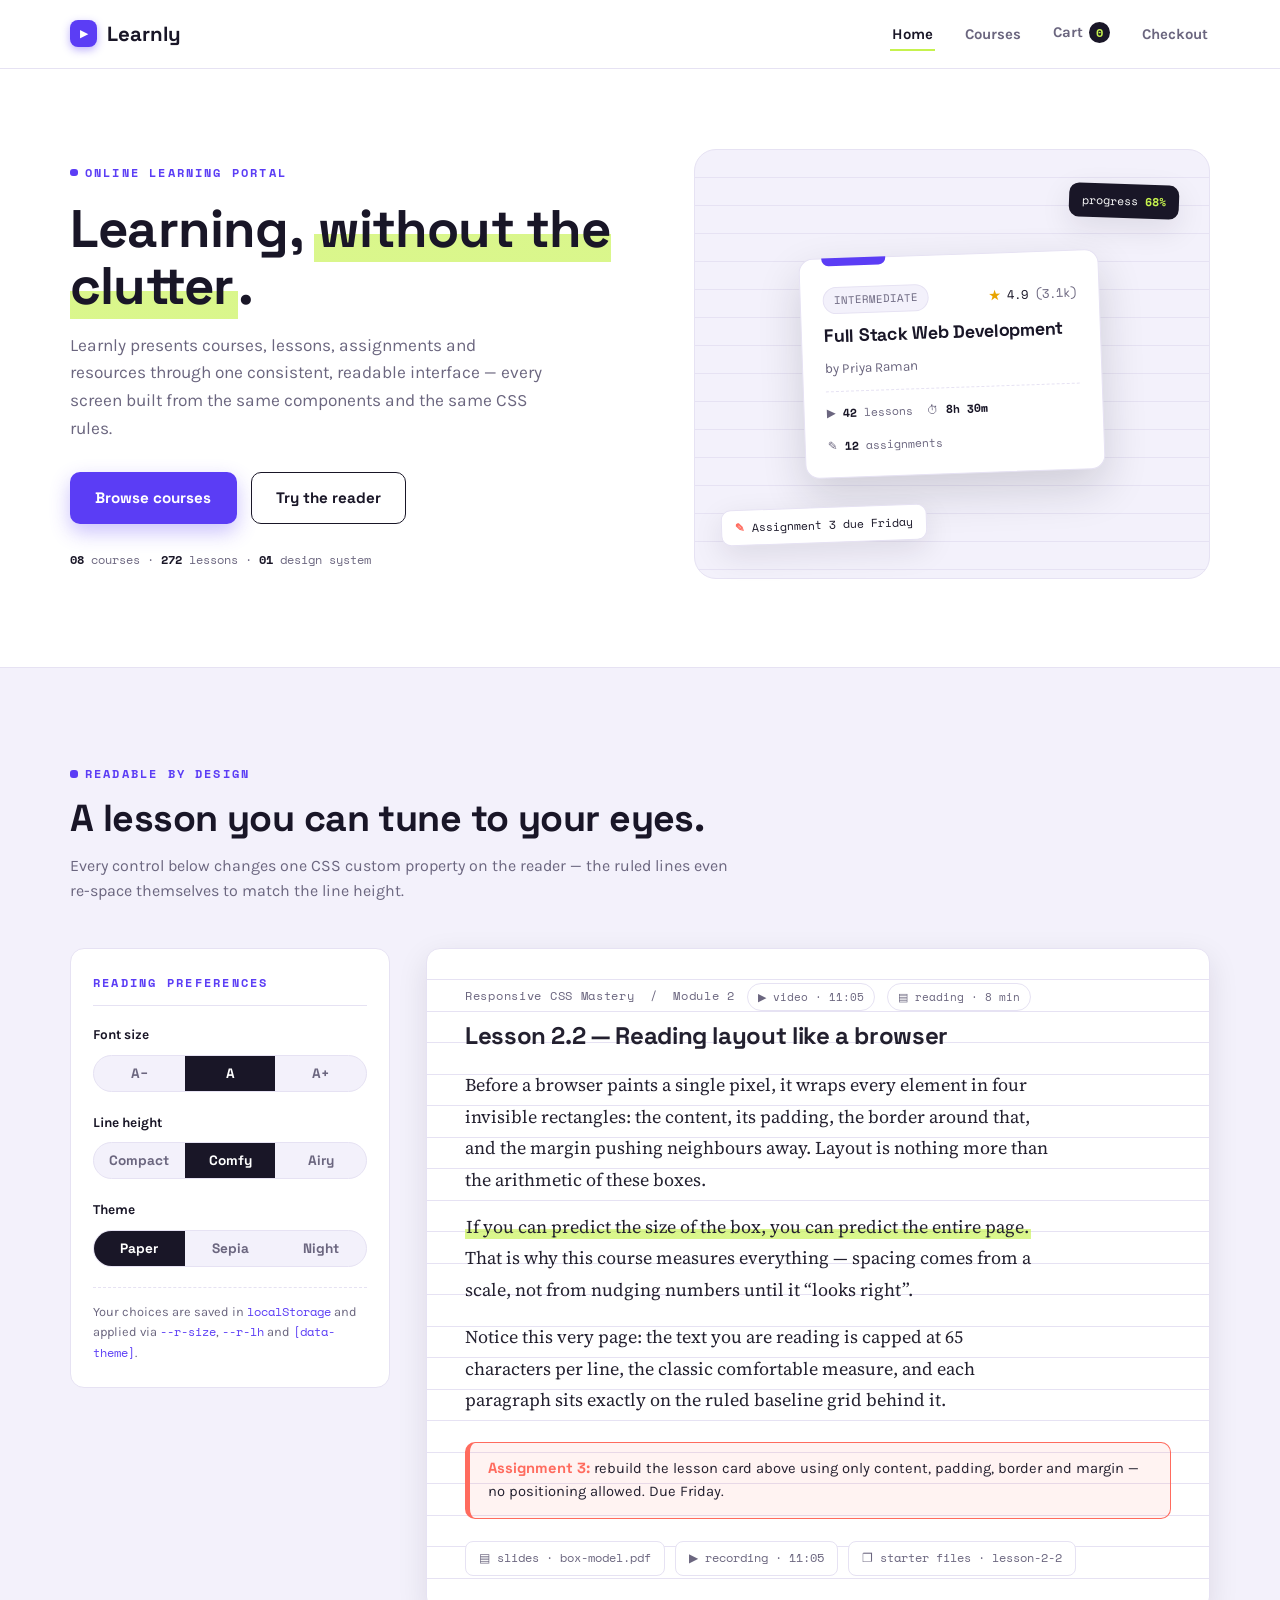
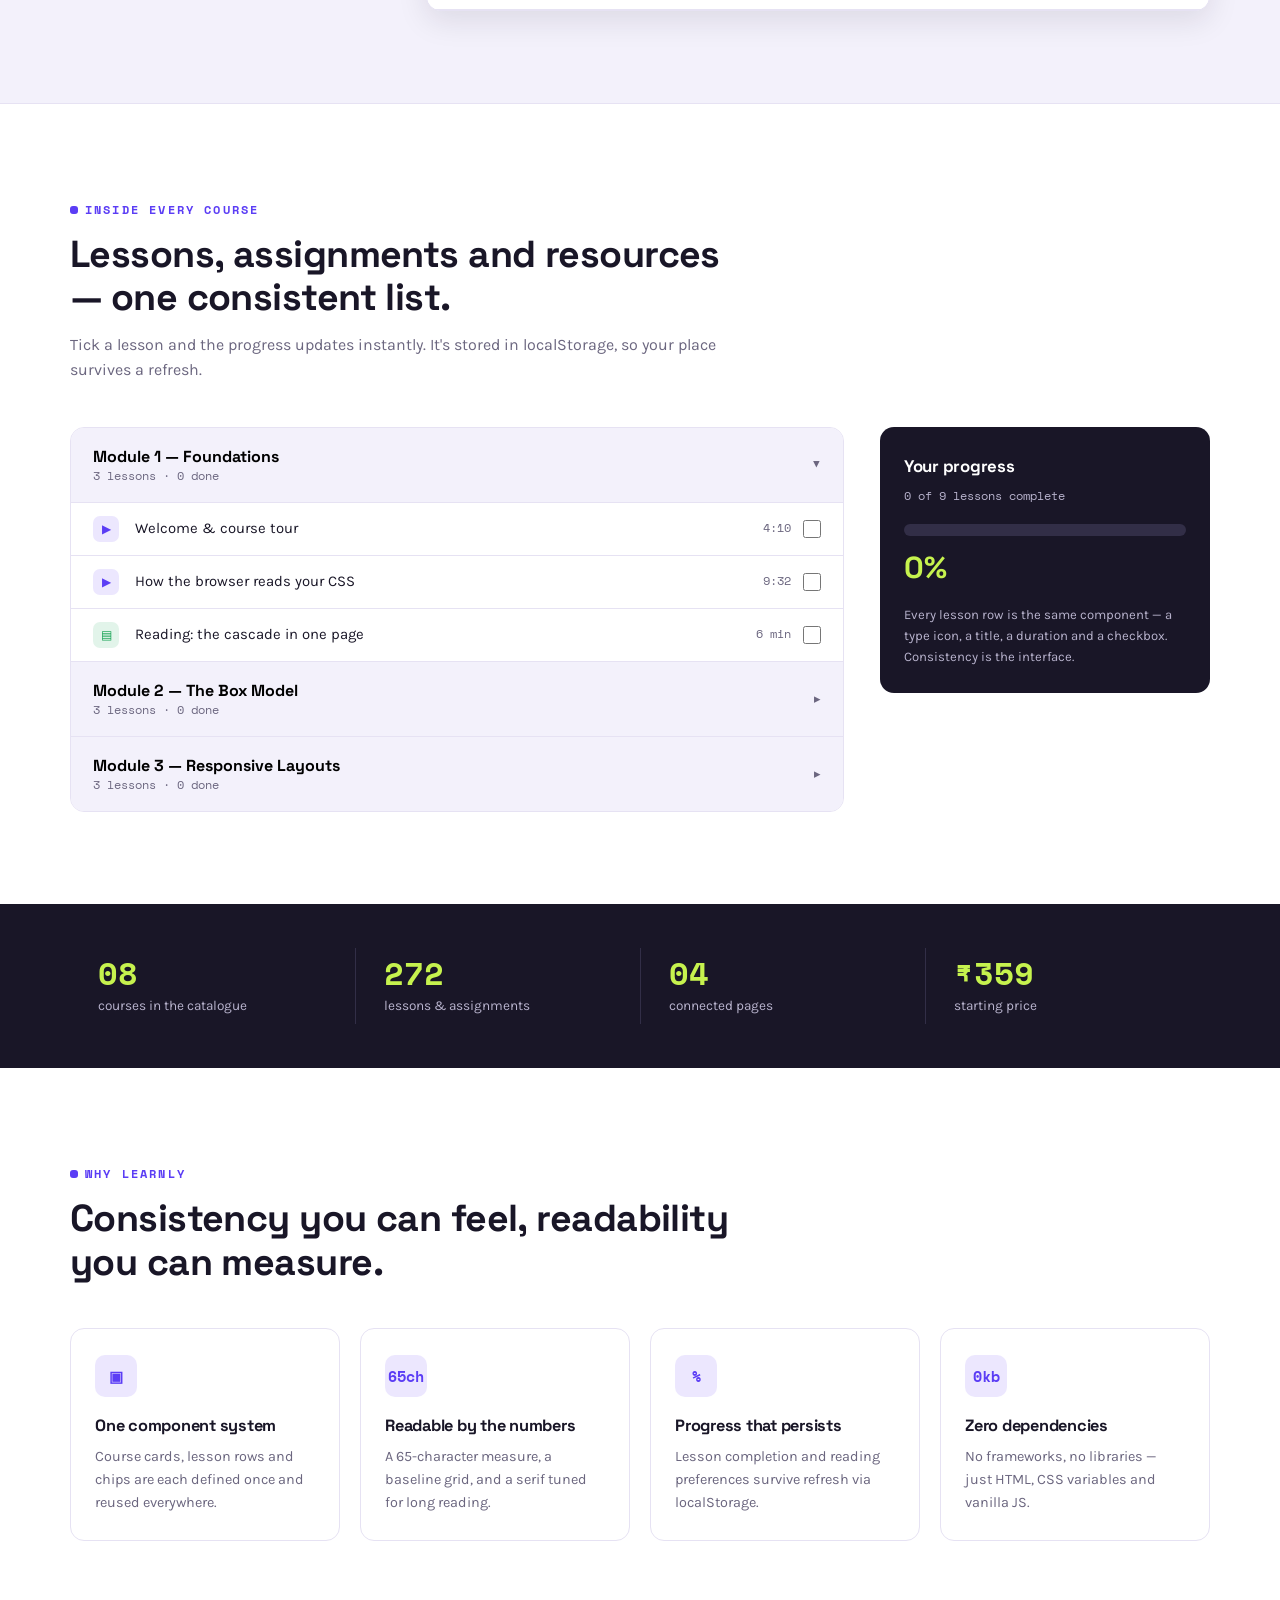
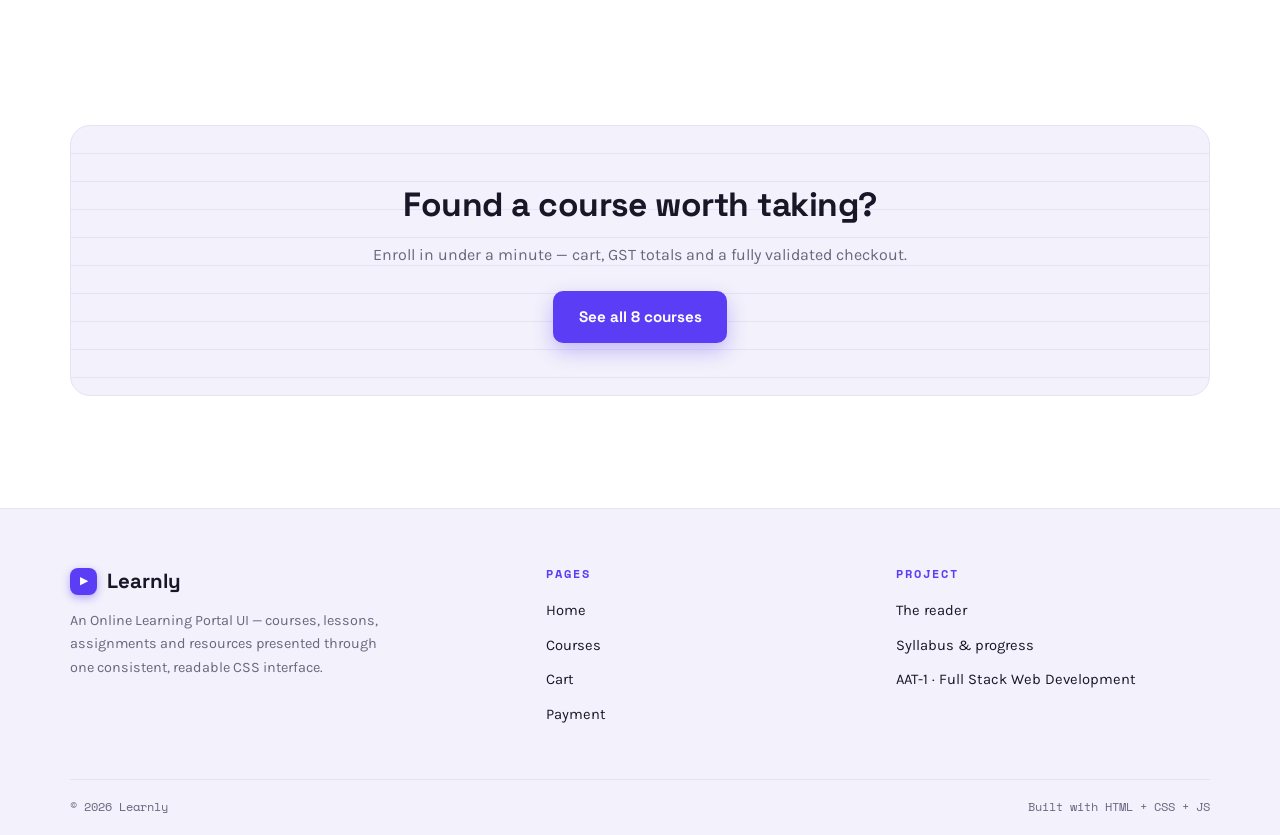
<file: index.html>
<!DOCTYPE html>
<html lang="en">
<head>
  <meta charset="UTF-8" />
  <meta name="viewport" content="width=device-width, initial-scale=1.0" />
  <title>Learnly — Online Learning Portal</title>
  <meta name="description" content="A consistent, readable learning interface for courses, lessons, assignments and resources — built with pure CSS." />
  <link rel="preconnect" href="https://fonts.googleapis.com" />
  <link rel="preconnect" href="https://fonts.gstatic.com" crossorigin />
  <link href="https://fonts.googleapis.com/css2?family=Space+Grotesk:wght@500;700&family=Karla:wght@400;700&family=Source+Serif+4:ital,opsz,wght@0,8..60,400;0,8..60,600;1,8..60,400&family=Space+Mono:wght@400;700&display=swap" rel="stylesheet" />
  <link rel="stylesheet" href="css/style.css" />
</head>
<body data-page="home">

  <!-- ═══════════ NAVBAR ═══════════ -->
  <header class="navbar">
    <div class="container nav-inner">
      <a href="index.html" class="brand"><span class="brand-mark">&#9654;</span>Learnly</a>
      <button class="burger" id="burger" aria-label="Open menu" aria-expanded="false">
        <span></span><span></span><span></span>
      </button>
      <ul class="nav-links" id="navLinks">
        <li><a href="index.html" class="active">Home</a></li>
        <li><a href="products.html">Courses</a></li>
        <li><a href="cart.html" class="cart-link">Cart <span class="cart-badge" id="cartCount">0</span></a></li>
        <li><a href="payment.html">Checkout</a></li>
      </ul>
    </div>
  </header>

  <main>
    <!-- ═══════════ HERO ═══════════ -->
    <section class="hero">
      <div class="container hero-grid">
        <div>
          <span class="eyebrow">Online Learning Portal</span>
          <h1>Learning, <span class="mark">without the clutter</span>.</h1>
          <p class="hero-sub">
            Learnly presents courses, lessons, assignments and resources through one
            consistent, readable interface — every screen built from the same components
            and the same CSS rules.
          </p>
          <div class="hero-actions">
            <a href="products.html" class="btn btn-primary">Browse courses</a>
            <a href="#reader" class="btn btn-ghost">Try the reader</a>
          </div>
          <p class="hero-note"><b>08</b> courses &middot; <b>272</b> lessons &middot; <b>01</b> design system</p>
        </div>

        <div class="hero-stage" aria-hidden="true">
          <span class="float-chip progress">progress <b>68%</b></span>
          <div id="heroCard"></div>
          <span class="float-chip due"><b>&#9998;</b> Assignment 3 due Friday</span>
        </div>
      </div>
    </section>

    <!-- ═══════════ THE READER (signature section) ═══════════ -->
    <section class="reader-section section" id="reader">
      <div class="container">
        <div class="section-head">
          <span class="eyebrow">Readable by design</span>
          <h2>A lesson you can tune to your eyes.</h2>
          <p>Every control below changes one CSS custom property on the reader —
             the ruled lines even re-space themselves to match the line height.</p>
        </div>

        <div class="reader-layout">
          <!-- — controls — -->
          <div class="ctrl-panel" id="readerControls">
            <h3>Reading preferences</h3>
            <div class="ctrl-group">
              <label>Font size</label>
              <div class="seg">
                <button data-group="size" data-value="small">A&#8722;</button>
                <button data-group="size" data-value="medium">A</button>
                <button data-group="size" data-value="large">A+</button>
              </div>
            </div>
            <div class="ctrl-group">
              <label>Line height</label>
              <div class="seg">
                <button data-group="height" data-value="compact">Compact</button>
                <button data-group="height" data-value="comfy">Comfy</button>
                <button data-group="height" data-value="airy">Airy</button>
              </div>
            </div>
            <div class="ctrl-group">
              <label>Theme</label>
              <div class="seg">
                <button data-group="theme" data-value="paper">Paper</button>
                <button data-group="theme" data-value="sepia">Sepia</button>
                <button data-group="theme" data-value="night">Night</button>
              </div>
            </div>
            <p class="ctrl-hint">Your choices are saved in
              <code>localStorage</code> and applied via
              <code>--r-size</code>, <code>--r-lh</code> and
              <code>[data-theme]</code>.</p>
          </div>

          <!-- — the sample lesson — -->
          <article class="reader" id="readerCard" data-theme="paper">
            <div class="reader-meta">
              <span class="crumb">Responsive CSS Mastery &nbsp;/&nbsp; Module 2</span>
              <span class="pill">&#9654; video &middot; 11:05</span>
              <span class="pill">&#9636; reading &middot; 8 min</span>
            </div>
            <h3 class="lesson-title">Lesson 2.2 — Reading layout like a browser</h3>
            <div class="prose">
              <p>Before a browser paints a single pixel, it wraps every element in four
                 invisible rectangles: the content, its padding, the border around that,
                 and the margin pushing neighbours away. Layout is nothing more than
                 the arithmetic of these boxes.</p>
              <p><span class="mark">If you can predict the size of the box, you can predict
                 the entire page.</span> That is why this course measures everything —
                 spacing comes from a scale, not from nudging numbers until it
                 &ldquo;looks right&rdquo;.</p>
              <p>Notice this very page: the text you are reading is capped at 65
                 characters per line, the classic comfortable measure, and each paragraph
                 sits exactly on the ruled baseline grid behind it.</p>
            </div>
            <div class="callout">
              <b>Assignment 3:</b> rebuild the lesson card above using only content,
              padding, border and margin — no positioning allowed. Due Friday.
            </div>
            <div class="resources">
              <span class="res-chip">&#9636; slides &middot; box-model.pdf</span>
              <span class="res-chip">&#9654; recording &middot; 11:05</span>
              <span class="res-chip">&#10064; starter files &middot; lesson-2-2</span>
            </div>
          </article>
        </div>
      </div>
    </section>

    <!-- ═══════════ SYLLABUS + PROGRESS ═══════════ -->
    <section class="section" id="syllabus">
      <div class="container">
        <div class="section-head">
          <span class="eyebrow">Inside every course</span>
          <h2>Lessons, assignments and resources — one consistent list.</h2>
          <p>Tick a lesson and the progress updates instantly. It's stored in
             localStorage, so your place survives a refresh.</p>
        </div>

        <div class="syllabus-layout">
          <div class="modules" id="modules">
            <!-- rendered by js/script.js from the SYLLABUS array -->
          </div>
          <aside class="progress-card">
            <h3>Your progress</h3>
            <p class="p-nums" id="pNums">0 of 9 lessons complete</p>
            <div class="p-track"><div class="p-fill" id="pFill"></div></div>
            <span class="p-pct" id="pPct">0%</span>
            <p class="p-hint">Every lesson row is the same component — a type icon,
               a title, a duration and a checkbox. Consistency is the interface.</p>
          </aside>
        </div>
      </div>
    </section>

    <!-- ═══════════ STATS ═══════════ -->
    <section class="stat-strip">
      <div class="container stat-grid">
        <div class="stat-item"><b>08</b><span>courses in the catalogue</span></div>
        <div class="stat-item"><b>272</b><span>lessons &amp; assignments</span></div>
        <div class="stat-item"><b>04</b><span>connected pages</span></div>
        <div class="stat-item"><b>&#8377;359</b><span>starting price</span></div>
      </div>
    </section>

    <!-- ═══════════ FEATURES ═══════════ -->
    <section class="section" id="features">
      <div class="container">
        <div class="section-head">
          <span class="eyebrow">Why Learnly</span>
          <h2>Consistency you can feel, readability you can measure.</h2>
        </div>
        <div class="features-grid">
          <article class="feature">
            <div class="feature-icon">&#9635;</div>
            <h3>One component system</h3>
            <p>Course cards, lesson rows and chips are each defined once and reused everywhere.</p>
          </article>
          <article class="feature">
            <div class="feature-icon">65ch</div>
            <h3>Readable by the numbers</h3>
            <p>A 65-character measure, a baseline grid, and a serif tuned for long reading.</p>
          </article>
          <article class="feature">
            <div class="feature-icon">%</div>
            <h3>Progress that persists</h3>
            <p>Lesson completion and reading preferences survive refresh via localStorage.</p>
          </article>
          <article class="feature">
            <div class="feature-icon">0kb</div>
            <h3>Zero dependencies</h3>
            <p>No frameworks, no libraries — just HTML, CSS variables and vanilla JS.</p>
          </article>
        </div>
      </div>
    </section>

    <!-- ═══════════ CTA ═══════════ -->
    <section class="section">
      <div class="container">
        <div class="cta-band">
          <h2>Found a course worth taking?</h2>
          <p>Enroll in under a minute — cart, GST totals and a fully validated checkout.</p>
          <a href="products.html" class="btn btn-primary">See all 8 courses</a>
        </div>
      </div>
    </section>
  </main>

  <!-- ═══════════ FOOTER ═══════════ -->
  <footer class="footer">
    <div class="container">
      <div class="footer-grid">
        <div>
          <a href="index.html" class="brand"><span class="brand-mark">&#9654;</span>Learnly</a>
          <p class="footer-blurb">An Online Learning Portal UI — courses, lessons, assignments and
             resources presented through one consistent, readable CSS interface.</p>
        </div>
        <div>
          <h4>Pages</h4>
          <ul>
            <li><a href="index.html">Home</a></li>
            <li><a href="products.html">Courses</a></li>
            <li><a href="cart.html">Cart</a></li>
            <li><a href="payment.html">Payment</a></li>
          </ul>
        </div>
        <div>
          <h4>Project</h4>
          <ul>
            <li><a href="#reader">The reader</a></li>
            <li><a href="#syllabus">Syllabus &amp; progress</a></li>
            <li><a href="#">AAT-1 · Full Stack Web Development</a></li>
          </ul>
        </div>
      </div>
      <div class="footer-bottom">
        <span>&copy; 2026 Learnly</span>
        <span>Built with HTML + CSS + JS</span>
      </div>
    </div>
  </footer>

  <div class="toast" id="toast" role="status" aria-live="polite"></div>
  <script src="js/script.js" defer></script>
</body>
</html>
</file>
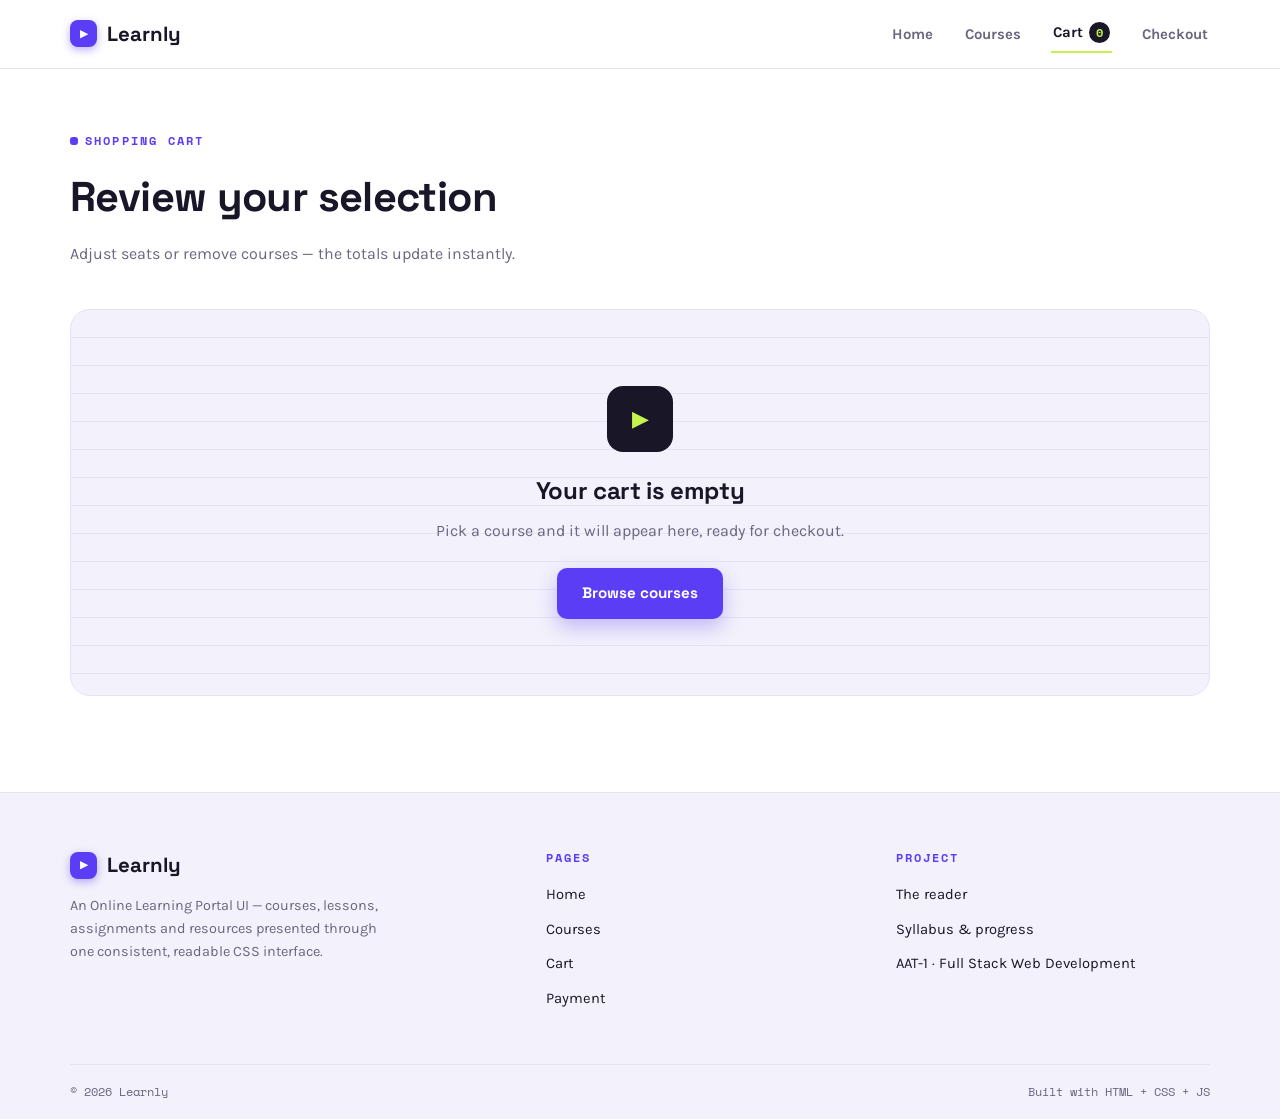
<file: cart.html>
<!DOCTYPE html>
<html lang="en">
<head>
  <meta charset="UTF-8" />
  <meta name="viewport" content="width=device-width, initial-scale=1.0" />
  <title>Your Cart — Learnly</title>
  <meta name="description" content="Review the courses in your cart before checkout." />
  <link rel="preconnect" href="https://fonts.googleapis.com" />
  <link rel="preconnect" href="https://fonts.gstatic.com" crossorigin />
  <link href="https://fonts.googleapis.com/css2?family=Space+Grotesk:wght@500;700&family=Karla:wght@400;700&family=Source+Serif+4:ital,opsz,wght@0,8..60,400;0,8..60,600;1,8..60,400&family=Space+Mono:wght@400;700&display=swap" rel="stylesheet" />
  <link rel="stylesheet" href="css/style.css" />
</head>
<body data-page="cart">

  <!-- ═══════════ NAVBAR ═══════════ -->
  <header class="navbar">
    <div class="container nav-inner">
      <a href="index.html" class="brand"><span class="brand-mark">&#9654;</span>Learnly</a>
      <button class="burger" id="burger" aria-label="Open menu" aria-expanded="false">
        <span></span><span></span><span></span>
      </button>
      <ul class="nav-links" id="navLinks">
        <li><a href="index.html">Home</a></li>
        <li><a href="products.html">Courses</a></li>
        <li><a href="cart.html" class="cart-link active">Cart <span class="cart-badge" id="cartCount">0</span></a></li>
        <li><a href="payment.html">Checkout</a></li>
      </ul>
    </div>
  </header>

  <main>
    <!-- ═══════════ PAGE HEAD ═══════════ -->
    <section class="page-head">
      <div class="container">
        <span class="eyebrow">Shopping cart</span>
        <h1>Review your selection</h1>
        <p>Adjust seats or remove courses — the totals update instantly.</p>
      </div>
    </section>

    <!-- ═══════════ CART CONTENT (rendered by JS) ═══════════ -->
    <section class="container" id="cartWrap">
      <!-- js/script.js renders the cart rows + summary, or the empty state -->
    </section>
  </main>

  <!-- ═══════════ FOOTER ═══════════ -->
  <footer class="footer">
    <div class="container">
      <div class="footer-grid">
        <div>
          <a href="index.html" class="brand"><span class="brand-mark">&#9654;</span>Learnly</a>
          <p class="footer-blurb">An Online Learning Portal UI — courses, lessons, assignments and
             resources presented through one consistent, readable CSS interface.</p>
        </div>
        <div>
          <h4>Pages</h4>
          <ul>
            <li><a href="index.html">Home</a></li>
            <li><a href="products.html">Courses</a></li>
            <li><a href="cart.html">Cart</a></li>
            <li><a href="payment.html">Payment</a></li>
          </ul>
        </div>
        <div>
          <h4>Project</h4>
          <ul>
            <li><a href="index.html#reader">The reader</a></li>
            <li><a href="index.html#syllabus">Syllabus &amp; progress</a></li>
            <li><a href="#">AAT-1 · Full Stack Web Development</a></li>
          </ul>
        </div>
      </div>
      <div class="footer-bottom">
        <span>&copy; 2026 Learnly</span>
        <span>Built with HTML + CSS + JS</span>
      </div>
    </div>
  </footer>

  <div class="toast" id="toast" role="status" aria-live="polite"></div>
  <script src="js/script.js" defer></script>
</body>
</html>
</file>
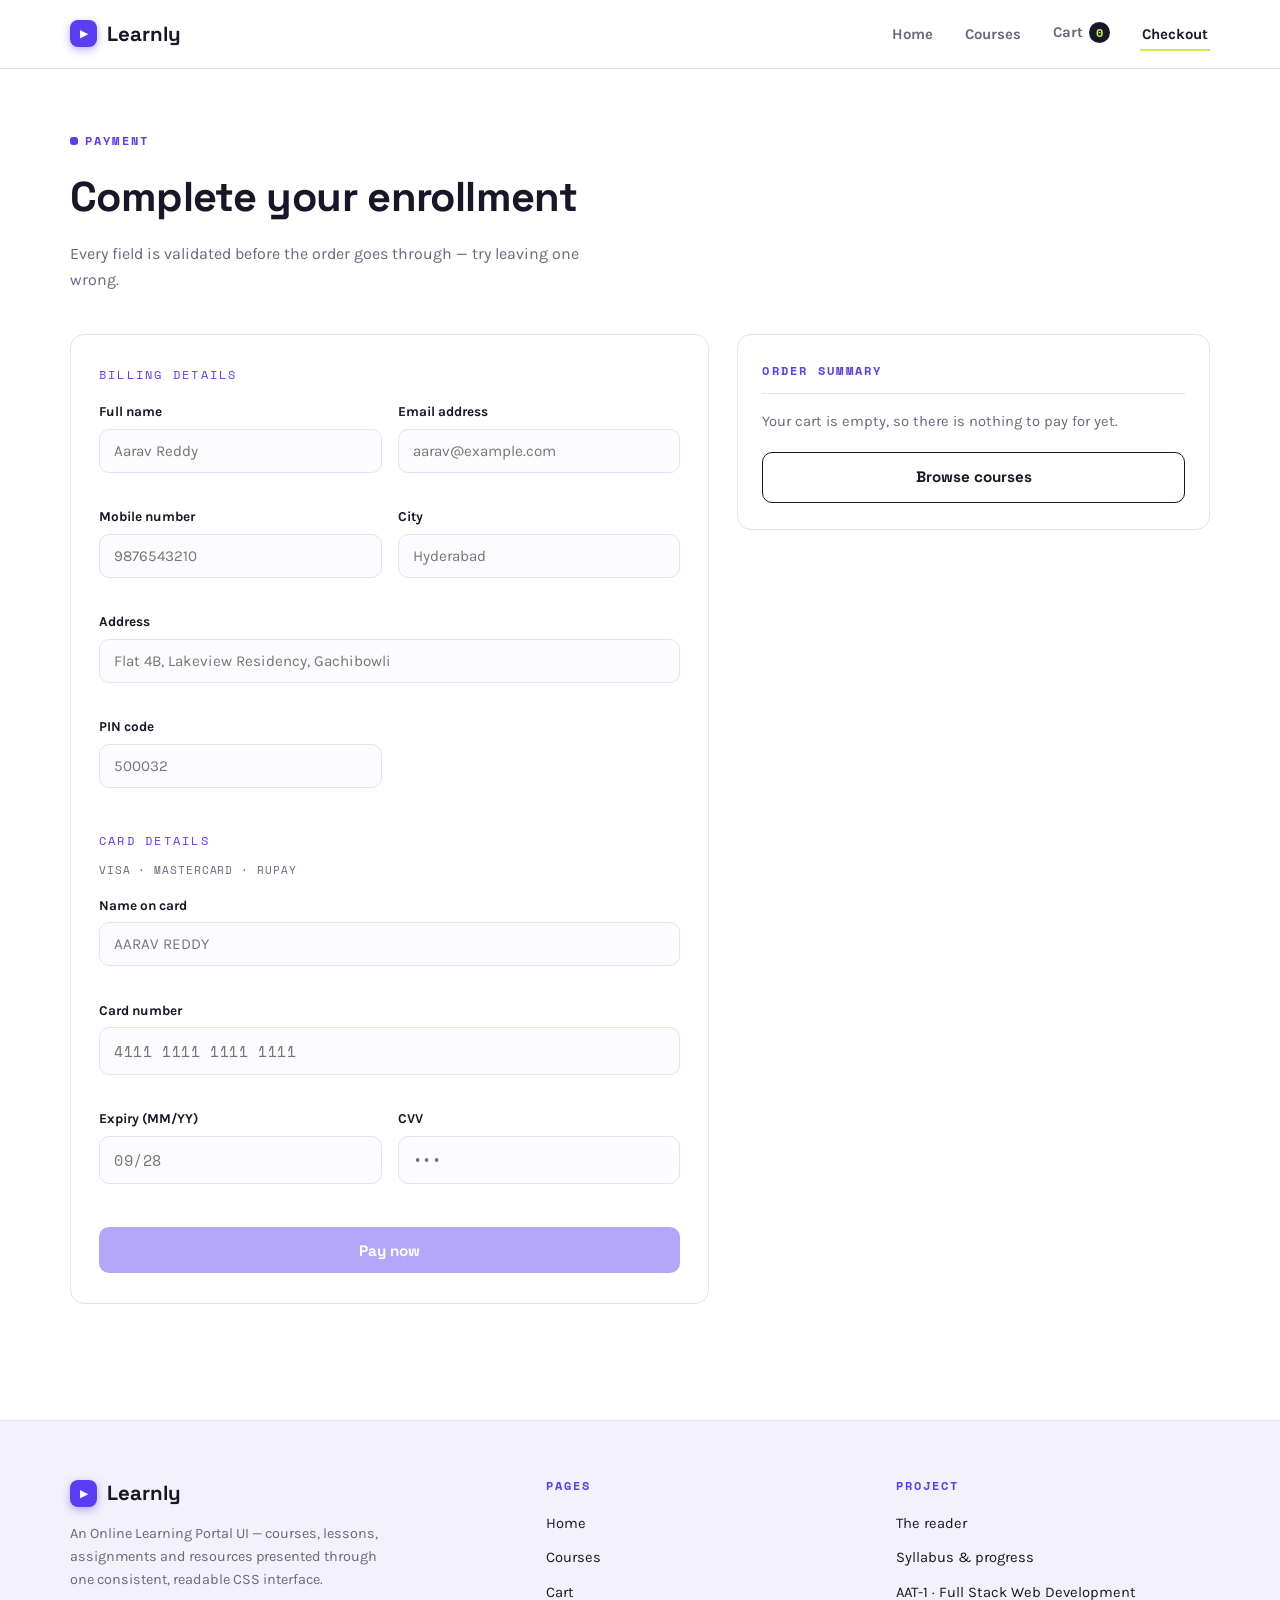
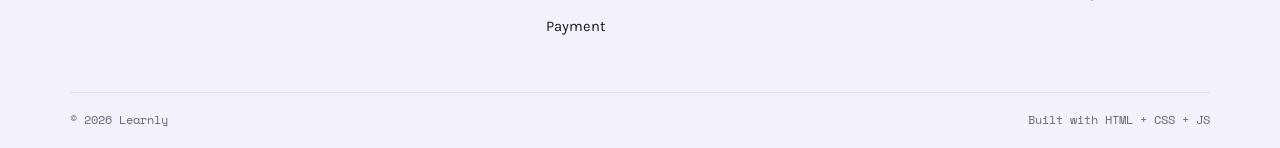
<file: payment.html>
<!DOCTYPE html>
<html lang="en">
<head>
  <meta charset="UTF-8" />
  <meta name="viewport" content="width=device-width, initial-scale=1.0" />
  <title>Payment — Learnly</title>
  <meta name="description" content="Secure demo checkout for your courses." />
  <link rel="preconnect" href="https://fonts.googleapis.com" />
  <link rel="preconnect" href="https://fonts.gstatic.com" crossorigin />
  <link href="https://fonts.googleapis.com/css2?family=Space+Grotesk:wght@500;700&family=Karla:wght@400;700&family=Source+Serif+4:ital,opsz,wght@0,8..60,400;0,8..60,600;1,8..60,400&family=Space+Mono:wght@400;700&display=swap" rel="stylesheet" />
  <link rel="stylesheet" href="css/style.css" />
</head>
<body data-page="payment">

  <!-- ═══════════ NAVBAR ═══════════ -->
  <header class="navbar">
    <div class="container nav-inner">
      <a href="index.html" class="brand"><span class="brand-mark">&#9654;</span>Learnly</a>
      <button class="burger" id="burger" aria-label="Open menu" aria-expanded="false">
        <span></span><span></span><span></span>
      </button>
      <ul class="nav-links" id="navLinks">
        <li><a href="index.html">Home</a></li>
        <li><a href="products.html">Courses</a></li>
        <li><a href="cart.html" class="cart-link">Cart <span class="cart-badge" id="cartCount">0</span></a></li>
        <li><a href="payment.html" class="active">Checkout</a></li>
      </ul>
    </div>
  </header>

  <main>
    <!-- ═══════════ PAGE HEAD ═══════════ -->
    <section class="page-head">
      <div class="container">
        <span class="eyebrow">Payment</span>
        <h1>Complete your enrollment</h1>
        <p>Every field is validated before the order goes through — try leaving one wrong.</p>
      </div>
    </section>

    <!-- ═══════════ CHECKOUT LAYOUT ═══════════ -->
    <section class="container pay-layout">

      <!-- — form column — -->
      <form class="pay-form" id="payForm" novalidate>
        <fieldset>
          <legend>Billing details</legend>
          <div class="form-grid">
            <div class="field">
              <label for="fullName">Full name</label>
              <input type="text" id="fullName" placeholder="Aarav Reddy" autocomplete="name" />
              <span class="err" id="err-fullName"></span>
            </div>
            <div class="field">
              <label for="email">Email address</label>
              <input type="email" id="email" placeholder="aarav@example.com" autocomplete="email" />
              <span class="err" id="err-email"></span>
            </div>
            <div class="field">
              <label for="phone">Mobile number</label>
              <input type="tel" id="phone" placeholder="9876543210" inputmode="numeric" autocomplete="tel" />
              <span class="err" id="err-phone"></span>
            </div>
            <div class="field">
              <label for="city">City</label>
              <input type="text" id="city" placeholder="Hyderabad" autocomplete="address-level2" />
              <span class="err" id="err-city"></span>
            </div>
            <div class="field full">
              <label for="address">Address</label>
              <input type="text" id="address" placeholder="Flat 4B, Lakeview Residency, Gachibowli" autocomplete="street-address" />
              <span class="err" id="err-address"></span>
            </div>
            <div class="field">
              <label for="pincode">PIN code</label>
              <input type="text" id="pincode" placeholder="500032" inputmode="numeric" autocomplete="postal-code" />
              <span class="err" id="err-pincode"></span>
            </div>
          </div>
        </fieldset>

        <fieldset>
          <legend>Card details</legend>
          <p class="accepted">VISA &middot; MASTERCARD &middot; RUPAY</p>
          <div class="form-grid">
            <div class="field full">
              <label for="cardName">Name on card</label>
              <input type="text" id="cardName" placeholder="AARAV REDDY" autocomplete="cc-name" />
              <span class="err" id="err-cardName"></span>
            </div>
            <div class="field full">
              <label for="cardNumber">Card number</label>
              <input type="text" id="cardNumber" class="mono" placeholder="4111 1111 1111 1111"
                     inputmode="numeric" autocomplete="cc-number" />
              <span class="err" id="err-cardNumber"></span>
            </div>
            <div class="field">
              <label for="expiry">Expiry (MM/YY)</label>
              <input type="text" id="expiry" class="mono" placeholder="09/28" inputmode="numeric" autocomplete="cc-exp" />
              <span class="err" id="err-expiry"></span>
            </div>
            <div class="field">
              <label for="cvv">CVV</label>
              <input type="password" id="cvv" class="mono" placeholder="&bull;&bull;&bull;" inputmode="numeric" autocomplete="cc-csc" />
              <span class="err" id="err-cvv"></span>
            </div>
          </div>
        </fieldset>

        <button type="submit" class="btn btn-primary btn-block" id="payBtn">Pay now</button>
      </form>

      <!-- — summary column (rendered by JS) — -->
      <aside class="summary" id="paySummary">
        <!-- js/script.js fills this with the order items and totals -->
      </aside>
    </section>
  </main>

  <!-- ═══════════ SUCCESS MODAL ═══════════ -->
  <div class="modal-overlay" id="successModal" role="dialog" aria-modal="true" aria-labelledby="successTitle">
    <div class="modal">
      <div class="check-mark">&#10003;</div>
      <h2 id="successTitle">You're enrolled!</h2>
      <div class="order-id" id="orderId">Order ID: LN-000000</div>
      <p>Your courses are ready in the portal. A receipt has been sent to your email.</p>
      <a href="index.html" class="btn btn-primary btn-block">Start learning</a>
    </div>
  </div>

  <!-- ═══════════ FOOTER ═══════════ -->
  <footer class="footer">
    <div class="container">
      <div class="footer-grid">
        <div>
          <a href="index.html" class="brand"><span class="brand-mark">&#9654;</span>Learnly</a>
          <p class="footer-blurb">An Online Learning Portal UI — courses, lessons, assignments and
             resources presented through one consistent, readable CSS interface.</p>
        </div>
        <div>
          <h4>Pages</h4>
          <ul>
            <li><a href="index.html">Home</a></li>
            <li><a href="products.html">Courses</a></li>
            <li><a href="cart.html">Cart</a></li>
            <li><a href="payment.html">Payment</a></li>
          </ul>
        </div>
        <div>
          <h4>Project</h4>
          <ul>
            <li><a href="index.html#reader">The reader</a></li>
            <li><a href="index.html#syllabus">Syllabus &amp; progress</a></li>
            <li><a href="#">AAT-1 · Full Stack Web Development</a></li>
          </ul>
        </div>
      </div>
      <div class="footer-bottom">
        <span>&copy; 2026 Learnly</span>
        <span>Built with HTML + CSS + JS</span>
      </div>
    </div>
  </footer>

  <div class="toast" id="toast" role="status" aria-live="polite"></div>
  <script src="js/script.js" defer></script>
</body>
</html>
</file>
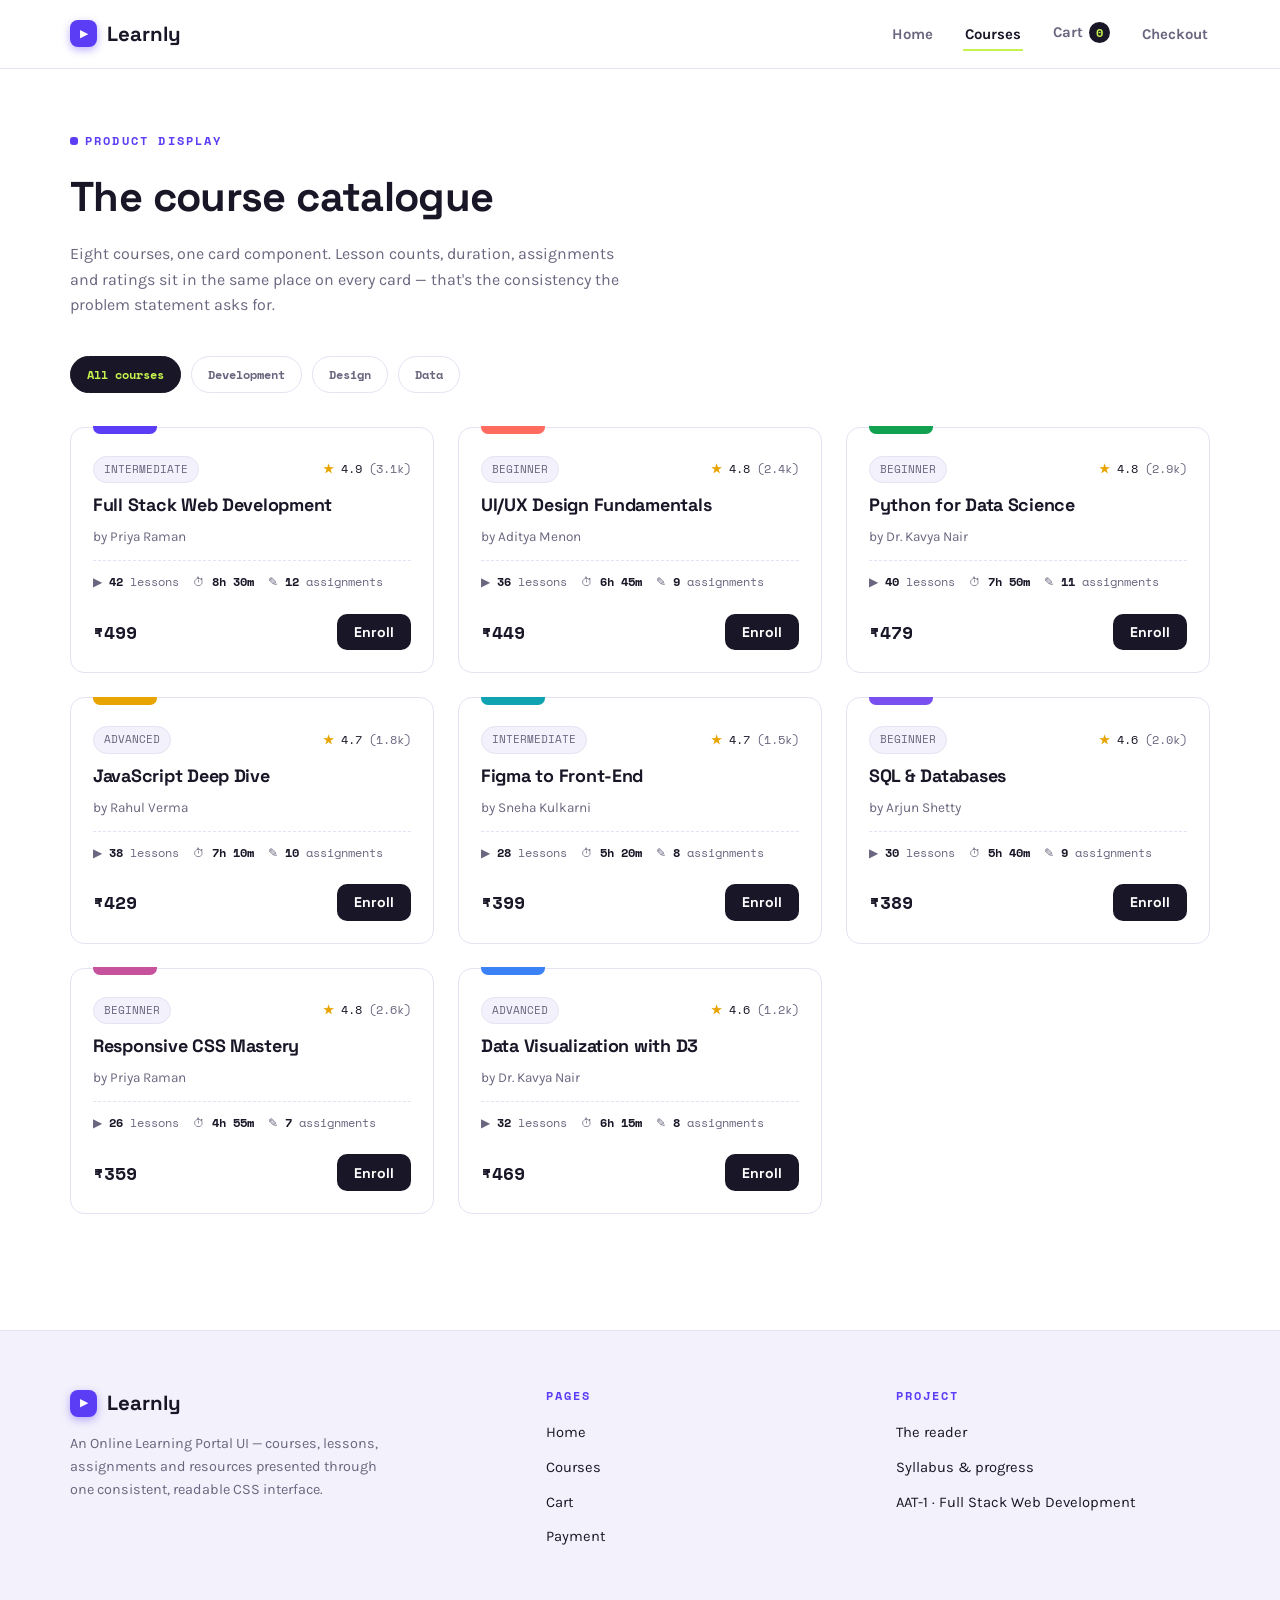
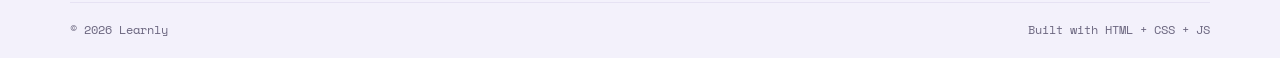
<file: products.html>
<!DOCTYPE html>
<html lang="en">
<head>
  <meta charset="UTF-8" />
  <meta name="viewport" content="width=device-width, initial-scale=1.0" />
  <title>Courses — Learnly</title>
  <meta name="description" content="Browse eight courses, every card rendered from one reusable component." />
  <link rel="preconnect" href="https://fonts.googleapis.com" />
  <link rel="preconnect" href="https://fonts.gstatic.com" crossorigin />
  <link href="https://fonts.googleapis.com/css2?family=Space+Grotesk:wght@500;700&family=Karla:wght@400;700&family=Source+Serif+4:ital,opsz,wght@0,8..60,400;0,8..60,600;1,8..60,400&family=Space+Mono:wght@400;700&display=swap" rel="stylesheet" />
  <link rel="stylesheet" href="css/style.css" />
</head>
<body data-page="products">

  <!-- ═══════════ NAVBAR ═══════════ -->
  <header class="navbar">
    <div class="container nav-inner">
      <a href="index.html" class="brand"><span class="brand-mark">&#9654;</span>Learnly</a>
      <button class="burger" id="burger" aria-label="Open menu" aria-expanded="false">
        <span></span><span></span><span></span>
      </button>
      <ul class="nav-links" id="navLinks">
        <li><a href="index.html">Home</a></li>
        <li><a href="products.html" class="active">Courses</a></li>
        <li><a href="cart.html" class="cart-link">Cart <span class="cart-badge" id="cartCount">0</span></a></li>
        <li><a href="payment.html">Checkout</a></li>
      </ul>
    </div>
  </header>

  <main>
    <!-- ═══════════ PAGE HEAD ═══════════ -->
    <section class="page-head">
      <div class="container">
        <span class="eyebrow">Product display</span>
        <h1>The course catalogue</h1>
        <p>Eight courses, one card component. Lesson counts, duration, assignments and
           ratings sit in the same place on every card — that's the consistency the
           problem statement asks for.</p>
      </div>
    </section>

    <!-- ═══════════ FILTERS + GRID ═══════════ -->
    <section class="container">
      <div class="filter-row" role="group" aria-label="Filter courses by track">
        <button class="chip active" data-filter="all">All courses</button>
        <button class="chip" data-filter="development">Development</button>
        <button class="chip" data-filter="design">Design</button>
        <button class="chip" data-filter="data">Data</button>
      </div>

      <div class="course-grid" id="courseGrid">
        <!-- rendered by js/script.js from the COURSES array -->
      </div>
    </section>
  </main>

  <!-- ═══════════ FOOTER ═══════════ -->
  <footer class="footer">
    <div class="container">
      <div class="footer-grid">
        <div>
          <a href="index.html" class="brand"><span class="brand-mark">&#9654;</span>Learnly</a>
          <p class="footer-blurb">An Online Learning Portal UI — courses, lessons, assignments and
             resources presented through one consistent, readable CSS interface.</p>
        </div>
        <div>
          <h4>Pages</h4>
          <ul>
            <li><a href="index.html">Home</a></li>
            <li><a href="products.html">Courses</a></li>
            <li><a href="cart.html">Cart</a></li>
            <li><a href="payment.html">Payment</a></li>
          </ul>
        </div>
        <div>
          <h4>Project</h4>
          <ul>
            <li><a href="index.html#reader">The reader</a></li>
            <li><a href="index.html#syllabus">Syllabus &amp; progress</a></li>
            <li><a href="#">AAT-1 · Full Stack Web Development</a></li>
          </ul>
        </div>
      </div>
      <div class="footer-bottom">
        <span>&copy; 2026 Learnly</span>
        <span>Built with HTML + CSS + JS</span>
      </div>
    </div>
  </footer>

  <div class="toast" id="toast" role="status" aria-live="polite"></div>
  <script src="js/script.js" defer></script>
</body>
</html>
</file>
<file: css/style.css>
/* ═══════════════════════════════════════════════════════════════
   LEARNLY — Online Learning Portal UI  (AAT-1)
   style.css — one shared stylesheet for all four pages.
   Design language: "the well-kept notebook" — ruled lines,
   highlighter marks and index tabs, because readable, consistent
   interfaces ARE the product. UI text is a grotesque; the lesson
   reader switches to a serif, like real reading apps do.
   ═══════════════════════════════════════════════════════════════ */

/* ───────────────────────── 1. Design tokens ───────────────────────── */
:root {
  /* palette */
  --ink: #191627;            /* near-black violet ink          */
  --paper: #FFFFFF;          /* page background                */
  --tint: #F3F1FB;           /* lavender surface               */
  --line: #E6E2F3;           /* hairlines / ruled lines        */
  --muted: #6B667F;          /* secondary text                 */
  --violet: #5B3DF5;         /* primary                        */
  --violet-soft: #ECE7FE;    /* primary tint                   */
  --marker: #C6F24E;         /* highlighter lime               */
  --coral: #FF6B5E;          /* assignments / errors           */
  --ok: #12A150;

  /* type */
  --font-display: "Space Grotesk", "Segoe UI", Arial, sans-serif;
  --font-ui: "Karla", "Segoe UI", Arial, sans-serif;
  --font-read: "Source Serif 4", Georgia, serif;
  --font-mono: "Space Mono", "Courier New", monospace;

  /* geometry */
  --radius: 14px;
  --radius-sm: 10px;
  --shadow: 0 10px 30px rgba(25, 22, 39, 0.1);
  --shadow-lift: 0 18px 44px rgba(25, 22, 39, 0.16);
}

/* ───────────────────────── 2. Reset & base ───────────────────────── */
* { margin: 0; padding: 0; box-sizing: border-box; }
html { scroll-behavior: smooth; }
body {
  font-family: var(--font-ui);
  background: var(--paper);
  color: var(--ink);
  line-height: 1.6;
  -webkit-font-smoothing: antialiased;
}
img { max-width: 100%; display: block; }
a { color: inherit; text-decoration: none; }
button { font-family: inherit; cursor: pointer; }
input, select { font-family: inherit; }
:focus-visible { outline: 2px solid var(--violet); outline-offset: 3px; border-radius: 4px; }

.container { width: min(1140px, 92%); margin-inline: auto; }

.eyebrow {
  display: inline-flex;
  align-items: center;
  gap: 0.6em;
  font-family: var(--font-mono);
  font-size: 0.76rem;
  font-weight: 700;
  letter-spacing: 0.18em;
  text-transform: uppercase;
  color: var(--violet);
}
.eyebrow::before { content: ""; width: 0.62em; height: 0.62em; background: var(--violet); border-radius: 3px; }

.section { padding: 92px 0; }
.section-head { max-width: 660px; margin-bottom: 44px; }
h1, h2, h3, .display { font-family: var(--font-display); letter-spacing: -0.015em; }
.section-head h2 { font-size: clamp(1.7rem, 3.4vw, 2.35rem); line-height: 1.15; margin-top: 12px; }
.section-head p { color: var(--muted); margin-top: 12px; }

/* highlighter-marker effect for key phrases */
.mark {
  background: linear-gradient(to top, rgba(198, 242, 78, 0.65) 42%, transparent 42%);
  padding: 0 0.08em;
}

/* ───────────────────────── 3. Buttons ───────────────────────── */
.btn {
  display: inline-flex;
  align-items: center;
  justify-content: center;
  gap: 0.5em;
  padding: 0.82em 1.6em;
  border-radius: var(--radius-sm);
  border: 1.5px solid transparent;
  font-family: var(--font-display);
  font-weight: 700;
  font-size: 0.95rem;
  transition: transform 0.15s ease, background 0.15s ease, box-shadow 0.15s ease, color 0.15s ease;
}
.btn:active { transform: translateY(1px); }
.btn-primary {
  background: var(--violet);
  color: #FFFFFF;
  box-shadow: 0 8px 20px rgba(91, 61, 245, 0.32);
}
.btn-primary:hover { background: #4A2EDB; }
.btn-ghost { background: transparent; color: var(--ink); border-color: var(--ink); }
.btn-ghost:hover { background: var(--ink); color: #FFFFFF; }
.btn-block { width: 100%; }
.btn[disabled] { opacity: 0.45; cursor: not-allowed; box-shadow: none; }

/* ───────────────────────── 4. Navbar ───────────────────────── */
.navbar {
  position: sticky;
  top: 0;
  z-index: 50;
  background: rgba(255, 255, 255, 0.9);
  backdrop-filter: blur(10px);
  border-bottom: 1.5px solid var(--line);
}
.nav-inner { display: flex; align-items: center; justify-content: space-between; padding: 15px 0; }
.brand {
  font-family: var(--font-display);
  font-weight: 700;
  font-size: 1.28rem;
  display: inline-flex;
  align-items: center;
  gap: 0.5em;
}
.brand-mark {
  width: 27px; height: 27px;
  border-radius: 8px;
  background: var(--violet);
  color: #FFFFFF;
  display: grid;
  place-items: center;
  font-size: 0.62rem;
  box-shadow: 0 3px 8px rgba(91, 61, 245, 0.4);
}
.nav-links { display: flex; align-items: center; gap: 28px; list-style: none; }
.nav-links a {
  font-weight: 700;
  font-size: 0.93rem;
  color: var(--muted);
  padding: 6px 2px;
  border-bottom: 2px solid transparent;
}
.nav-links a:hover { color: var(--ink); }
.nav-links a.active { color: var(--ink); border-bottom-color: var(--marker); }
.cart-link { position: relative; display: inline-flex; align-items: center; gap: 6px; }
.cart-badge {
  min-width: 21px; height: 21px;
  padding: 0 5px;
  border-radius: 999px;
  background: var(--ink);
  color: var(--marker);
  font-family: var(--font-mono);
  font-size: 0.72rem;
  font-weight: 700;
  display: inline-flex;
  align-items: center;
  justify-content: center;
}
.burger {
  display: none;
  flex-direction: column;
  gap: 5px;
  background: none;
  border: 1.5px solid var(--line);
  border-radius: 8px;
  padding: 9px 10px;
}
.burger span { width: 20px; height: 2px; background: var(--ink); border-radius: 2px; }

/* ───────────────────────── 5. Hero ───────────────────────── */
.hero { padding: 80px 0 88px; overflow: hidden; }
.hero-grid { display: grid; grid-template-columns: 1.05fr 0.95fr; gap: 54px; align-items: center; }
.hero h1 { font-size: clamp(2.2rem, 4.8vw, 3.3rem); line-height: 1.08; margin-top: 16px; }
.hero-sub { color: var(--muted); font-size: 1.08rem; max-width: 480px; margin-top: 18px; }
.hero-actions { display: flex; gap: 14px; margin-top: 30px; flex-wrap: wrap; }
.hero-note { margin-top: 26px; font-family: var(--font-mono); font-size: 0.78rem; color: var(--muted); }
.hero-note b { color: var(--ink); }

/* notebook panel with a floating course card */
.hero-stage {
  position: relative;
  background:
    repeating-linear-gradient(to bottom, transparent 0 27px, var(--line) 27px 28px),
    var(--tint);
  border: 1.5px solid var(--line);
  border-radius: 22px;
  min-height: 430px;
  display: flex;
  align-items: center;
  justify-content: center;
}
.hero-stage .course-card { width: 300px; box-shadow: var(--shadow-lift); transform: rotate(-2deg); }
@keyframes drift { 0%, 100% { transform: rotate(-2deg) translateY(0); } 50% { transform: rotate(-2deg) translateY(-7px); } }
.hero-stage .course-card { animation: drift 6s ease-in-out infinite; }
.float-chip {
  position: absolute;
  background: var(--ink);
  color: #FFFFFF;
  font-family: var(--font-mono);
  font-size: 0.72rem;
  padding: 8px 13px;
  border-radius: 10px;
  box-shadow: var(--shadow);
}
.float-chip.progress { top: 34px; right: 30px; transform: rotate(2deg); }
.float-chip.progress b { color: var(--marker); }
.float-chip.due { bottom: 34px; left: 26px; transform: rotate(-2deg); background: #FFFFFF; color: var(--ink); border: 1.5px solid var(--line); }
.float-chip.due b { color: var(--coral); }
@media (prefers-reduced-motion: reduce) {
  .hero-stage .course-card { animation: none; }
  html { scroll-behavior: auto; }
}

/* ───────────────────────── 6. The Reader (signature section) ─────────────────────────
   A sample lesson whose typography the user can tune live.
   Every control just changes a CSS custom property on .reader. */
.reader-section { background: var(--tint); border-top: 1.5px solid var(--line); border-bottom: 1.5px solid var(--line); }
.reader-layout { display: grid; grid-template-columns: 320px 1fr; gap: 36px; align-items: start; }

.ctrl-panel { background: #FFFFFF; border: 1.5px solid var(--line); border-radius: var(--radius); padding: 24px 22px; }
.ctrl-panel h3 {
  font-family: var(--font-mono);
  font-size: 0.78rem;
  letter-spacing: 0.18em;
  text-transform: uppercase;
  color: var(--violet);
  padding-bottom: 12px;
  border-bottom: 1.5px solid var(--line);
  margin-bottom: 18px;
}
.ctrl-group { margin-bottom: 20px; }
.ctrl-group label { display: block; font-weight: 700; font-size: 0.85rem; margin-bottom: 9px; }
.seg { display: flex; border: 1.5px solid var(--line); border-radius: 999px; overflow: hidden; background: var(--tint); }
.seg button {
  flex: 1;
  padding: 9px 6px;
  border: none;
  background: transparent;
  font-family: var(--font-display);
  font-weight: 700;
  font-size: 0.85rem;
  color: var(--muted);
  transition: background 0.15s ease, color 0.15s ease;
}
.seg button:hover { color: var(--ink); }
.seg button.active { background: var(--ink); color: #FFFFFF; }
.ctrl-hint { font-size: 0.8rem; color: var(--muted); border-top: 1.5px dashed var(--line); padding-top: 14px; }
.ctrl-hint code { font-family: var(--font-mono); font-size: 0.74rem; color: var(--violet); }

/* the reader card — themed via [data-theme], sized via CSS vars */
.reader {
  --r-bg: #FFFFFF;
  --r-fg: #23202F;
  --r-muted: #6B667F;
  --r-line: #E6E2F3;
  --r-size: 18px;
  --r-lh: 1.75;
  background:
    repeating-linear-gradient(to bottom,
      transparent 0 calc(var(--r-size) * var(--r-lh) - 1px),
      var(--r-line) calc(var(--r-size) * var(--r-lh) - 1px) calc(var(--r-size) * var(--r-lh))),
    var(--r-bg);
  color: var(--r-fg);
  border: 1.5px solid var(--r-line);
  border-radius: var(--radius);
  padding: 34px 38px;
  box-shadow: var(--shadow);
  transition: background 0.2s ease, color 0.2s ease;
}
.reader[data-theme="sepia"] { --r-bg: #F7EFDF; --r-fg: #3B3226; --r-muted: #7C7261; --r-line: #E7DCC4; }
.reader[data-theme="night"] { --r-bg: #171522; --r-fg: #E9E6F5; --r-muted: #9A95B2; --r-line: #2A2740; }

.reader-meta { display: flex; align-items: center; gap: 12px; flex-wrap: wrap; margin-bottom: 6px; }
.reader-meta .crumb { font-family: var(--font-mono); font-size: 0.74rem; color: var(--r-muted); letter-spacing: 0.06em; }
.pill {
  font-family: var(--font-mono);
  font-size: 0.7rem;
  padding: 4px 10px;
  border-radius: 999px;
  border: 1.5px solid var(--r-line);
  color: var(--r-muted);
}
.reader h3.lesson-title { font-size: 1.5rem; margin: 6px 0 14px; color: var(--r-fg); }
.reader .prose {
  font-family: var(--font-read);
  font-size: var(--r-size);
  line-height: var(--r-lh);
  max-width: 65ch;                 /* the classic readable measure */
}
.reader .prose p + p { margin-top: calc(var(--r-size) * var(--r-lh) * 0.5); }
.reader .prose .mark { color: #23202F; }

.callout {
  margin-top: 26px;
  border: 1.5px solid var(--coral);
  border-left-width: 5px;
  border-radius: var(--radius-sm);
  background: rgba(255, 107, 94, 0.08);
  padding: 14px 18px;
  font-size: 0.92rem;
}
.callout b { color: var(--coral); font-family: var(--font-display); }

.resources { display: flex; gap: 10px; flex-wrap: wrap; margin-top: 22px; }
.res-chip {
  display: inline-flex;
  align-items: center;
  gap: 0.5em;
  font-family: var(--font-mono);
  font-size: 0.74rem;
  padding: 7px 13px;
  border-radius: 8px;
  background: var(--r-bg);
  border: 1.5px solid var(--r-line);
  color: var(--r-muted);
}

/* ───────────────────────── 7. Syllabus accordion + progress ───────────────────────── */
.syllabus-layout { display: grid; grid-template-columns: 1fr 330px; gap: 36px; align-items: start; }
.modules { border: 1.5px solid var(--line); border-radius: var(--radius); overflow: hidden; background: #FFFFFF; }
.module + .module { border-top: 1.5px solid var(--line); }
.module-head {
  width: 100%;
  display: flex;
  align-items: center;
  justify-content: space-between;
  gap: 14px;
  padding: 18px 22px;
  background: var(--tint);
  border: none;
  text-align: left;
}
.module-head:hover { background: #ECE9F8; }
.module-head .m-title { font-family: var(--font-display); font-weight: 700; font-size: 1rem; }
.module-head .m-meta { font-family: var(--font-mono); font-size: 0.72rem; color: var(--muted); }
.module-head .chev { transition: transform 0.2s ease; color: var(--muted); }
.module.open .chev { transform: rotate(90deg); }
.lessons { display: none; }
.module.open .lessons { display: block; }
.lesson {
  display: grid;
  grid-template-columns: 30px 1fr auto auto;
  gap: 12px;
  align-items: center;
  padding: 13px 22px;
  border-top: 1.5px solid var(--line);
  font-size: 0.93rem;
}
.lesson:hover { background: #FBFAFE; }
.type-ic {
  width: 26px; height: 26px;
  border-radius: 7px;
  display: grid;
  place-items: center;
  font-size: 0.72rem;
  background: var(--violet-soft);
  color: var(--violet);
}
.type-ic.assign { background: rgba(255, 107, 94, 0.14); color: var(--coral); }
.type-ic.read { background: rgba(18, 161, 80, 0.12); color: var(--ok); }
.lesson .dur { font-family: var(--font-mono); font-size: 0.74rem; color: var(--muted); }
.lesson input[type="checkbox"] {
  width: 18px; height: 18px;
  accent-color: var(--violet);
  cursor: pointer;
}
.lesson.done .l-title { color: var(--muted); text-decoration: line-through; text-decoration-color: var(--marker); text-decoration-thickness: 2px; }

.progress-card {
  background: var(--ink);
  color: #FFFFFF;
  border-radius: var(--radius);
  padding: 26px 24px;
  position: sticky;
  top: 92px;
}
.progress-card h3 { font-size: 1.05rem; }
.progress-card .p-nums { font-family: var(--font-mono); font-size: 0.78rem; color: #B9B4CE; margin-top: 6px; }
.p-track { height: 12px; border-radius: 999px; background: #322E47; overflow: hidden; margin: 18px 0 8px; }
.p-fill {
  height: 100%;
  width: 0%;
  border-radius: 999px;
  background: linear-gradient(90deg, var(--violet), var(--marker));
  transition: width 0.35s ease;
}
.p-pct { font-family: var(--font-display); font-weight: 700; font-size: 1.9rem; color: var(--marker); }
.progress-card .p-hint { font-size: 0.82rem; color: #B9B4CE; margin-top: 12px; }

/* ───────────────────────── 8. Features / stats / CTA ───────────────────────── */
.features-grid { display: grid; grid-template-columns: repeat(4, 1fr); gap: 20px; }
.feature {
  background: #FFFFFF;
  border: 1.5px solid var(--line);
  border-radius: var(--radius);
  padding: 26px 24px;
  transition: transform 0.18s ease, box-shadow 0.18s ease, border-color 0.18s ease;
}
.feature:hover { transform: translateY(-4px); box-shadow: var(--shadow-lift); border-color: var(--violet); }
.feature-icon {
  width: 42px; height: 42px;
  border-radius: 10px;
  background: var(--violet-soft);
  color: var(--violet);
  display: grid;
  place-items: center;
  font-family: var(--font-mono);
  font-weight: 700;
  font-size: 0.95rem;
  margin-bottom: 16px;
}
.feature h3 { font-size: 1.02rem; margin-bottom: 6px; }
.feature p { font-size: 0.9rem; color: var(--muted); }

.stat-strip { background: var(--ink); color: #FFFFFF; }
.stat-grid { display: grid; grid-template-columns: repeat(4, 1fr); padding: 44px 0; }
.stat-item { padding: 6px 28px; border-left: 1px solid #322E47; }
.stat-item:first-child { border-left: none; }
.stat-item b {
  display: block;
  font-family: var(--font-mono);
  font-weight: 700;
  font-size: 2rem;
  color: var(--marker);
  line-height: 1.2;
}
.stat-item span { font-size: 0.85rem; color: #B9B4CE; }

.cta-band {
  border: 1.5px solid var(--line);
  border-radius: 20px;
  background:
    repeating-linear-gradient(to bottom, transparent 0 27px, var(--line) 27px 28px),
    var(--tint);
  padding: 52px 40px;
  text-align: center;
}
.cta-band h2 { font-size: clamp(1.5rem, 3vw, 2.1rem); }
.cta-band p { color: var(--muted); margin: 10px 0 24px; }

/* ───────────────────────── 9. Page head ───────────────────────── */
.page-head { padding: 58px 0 8px; }
.page-head h1 { font-size: clamp(1.9rem, 4vw, 2.6rem); margin-top: 12px; }
.page-head p { color: var(--muted); margin-top: 10px; max-width: 560px; }

/* ───────────────────────── 10. Course grid (products) ───────────────────────── */
.filter-row { display: flex; gap: 10px; flex-wrap: wrap; margin: 30px 0 34px; }
.chip {
  font-family: var(--font-mono);
  font-size: 0.78rem;
  font-weight: 700;
  padding: 8px 16px;
  border-radius: 999px;
  border: 1.5px solid var(--line);
  background: #FFFFFF;
  color: var(--muted);
  transition: all 0.15s ease;
}
.chip:hover { border-color: var(--violet); color: var(--violet); }
.chip.active { background: var(--ink); border-color: var(--ink); color: var(--marker); }

.course-grid {
  display: grid;
  grid-template-columns: repeat(auto-fill, minmax(330px, 1fr));
  gap: 24px;
  padding-bottom: 96px;
}

/* the reusable course card — an index card with a coloured tab */
.course-card {
  position: relative;
  background: #FFFFFF;
  border: 1.5px solid var(--line);
  border-radius: var(--radius);
  padding: 24px 22px 22px;
  display: flex;
  flex-direction: column;
  gap: 10px;
  transition: transform 0.18s ease, box-shadow 0.18s ease;
}
.course-card:hover { transform: translateY(-5px); box-shadow: var(--shadow-lift); }
.course-tab {
  position: absolute;
  top: -1.5px;
  left: 22px;
  width: 64px;
  height: 8px;
  border-radius: 0 0 7px 7px;
  background: var(--accent, var(--violet));
}
.course-top { display: flex; align-items: center; justify-content: space-between; margin-top: 4px; }
.level {
  font-family: var(--font-mono);
  font-size: 0.68rem;
  padding: 4px 10px;
  border-radius: 999px;
  background: var(--tint);
  color: var(--muted);
  border: 1.5px solid var(--line);
}
.rating { font-family: var(--font-mono); font-size: 0.78rem; color: var(--ink); }
.rating b { color: #E8A400; }
.course-card h3 { font-size: 1.12rem; line-height: 1.3; }
.instructor { font-size: 0.85rem; color: var(--muted); }
.course-meta {
  display: flex;
  gap: 14px;
  flex-wrap: wrap;
  font-family: var(--font-mono);
  font-size: 0.72rem;
  color: var(--muted);
  border-top: 1.5px dashed var(--line);
  padding-top: 12px;
  margin-top: 2px;
}
.course-meta span b { color: var(--ink); }
.course-foot { display: flex; align-items: center; justify-content: space-between; margin-top: auto; padding-top: 12px; }
.price { font-family: var(--font-mono); font-weight: 700; font-size: 1.1rem; }
.add-btn {
  background: var(--ink);
  color: #FFFFFF;
  border: none;
  border-radius: var(--radius-sm);
  padding: 0.66em 1.2em;
  font-family: var(--font-display);
  font-weight: 700;
  font-size: 0.88rem;
  transition: background 0.15s ease, transform 0.15s ease;
}
.add-btn:hover { background: var(--violet); }
.add-btn.added { background: var(--ok); }
.add-btn:active { transform: scale(0.96); }

/* ───────────────────────── 11. Cart page ───────────────────────── */
.cart-layout { display: grid; grid-template-columns: 1fr 350px; gap: 28px; align-items: start; padding: 34px 0 96px; }
.cart-list { background: #FFFFFF; border: 1.5px solid var(--line); border-radius: var(--radius); overflow: hidden; }
.cart-row {
  display: grid;
  grid-template-columns: 66px 1fr auto auto auto;
  gap: 18px;
  align-items: center;
  padding: 18px 22px;
  border-bottom: 1.5px solid var(--line);
}
.cart-row:last-child { border-bottom: none; }
.swatch {
  width: 62px; height: 50px;
  border-radius: 9px;
  border: 1.5px solid var(--line);
  background: var(--tint);
  position: relative;
  display: grid;
  place-items: center;
  font-family: var(--font-display);
  font-weight: 700;
  font-size: 0.85rem;
  color: var(--ink);
}
.swatch::before {
  content: "";
  position: absolute;
  top: -1.5px;
  left: 10px;
  width: 26px; height: 6px;
  border-radius: 0 0 5px 5px;
  background: var(--accent, var(--violet));
}
.cart-item-name { font-family: var(--font-display); font-weight: 700; font-size: 0.98rem; }
.cart-item-price { font-family: var(--font-mono); font-size: 0.76rem; color: var(--muted); }
.qty { display: inline-flex; align-items: center; border: 1.5px solid var(--line); border-radius: 999px; overflow: hidden; background: #FFFFFF; }
.qty button { width: 32px; height: 32px; border: none; background: transparent; font-size: 1rem; font-weight: 700; color: var(--ink); }
.qty button:hover { background: var(--violet-soft); color: var(--violet); }
.qty output { min-width: 30px; text-align: center; font-family: var(--font-mono); font-size: 0.88rem; font-weight: 700; }
.line-total { font-family: var(--font-mono); font-weight: 700; min-width: 74px; text-align: right; }
.remove-btn { width: 32px; height: 32px; border: 1.5px solid var(--line); border-radius: 8px; background: transparent; color: var(--muted); font-size: 0.95rem; }
.remove-btn:hover { border-color: var(--coral); color: var(--coral); background: rgba(255, 107, 94, 0.08); }

.summary { background: #FFFFFF; border: 1.5px solid var(--line); border-radius: var(--radius); padding: 26px 24px; position: sticky; top: 92px; }
.summary h3 {
  font-family: var(--font-mono);
  font-size: 0.78rem;
  letter-spacing: 0.18em;
  text-transform: uppercase;
  color: var(--violet);
  padding-bottom: 12px;
  border-bottom: 1.5px solid var(--line);
  margin-bottom: 16px;
}
.summary-line { display: flex; justify-content: space-between; font-size: 0.92rem; color: var(--muted); margin-bottom: 10px; }
.summary-line span:last-child { font-family: var(--font-mono); color: var(--ink); }
.summary-total {
  display: flex;
  justify-content: space-between;
  align-items: baseline;
  border-top: 1.5px solid var(--line);
  padding-top: 14px;
  margin: 14px 0 20px;
  font-family: var(--font-display);
  font-weight: 700;
}
.summary-total span:last-child { font-family: var(--font-mono); font-size: 1.3rem; }
.summary-note { margin-top: 14px; font-size: 0.78rem; color: var(--muted); text-align: center; }

.empty-state {
  border: 1.5px solid var(--line);
  border-radius: 20px;
  background:
    repeating-linear-gradient(to bottom, transparent 0 27px, var(--line) 27px 28px),
    var(--tint);
  text-align: center;
  padding: 76px 30px;
  margin: 34px 0 96px;
}
.empty-mark {
  width: 66px; height: 66px;
  margin: 0 auto 20px;
  border-radius: 16px;
  background: var(--ink);
  display: grid;
  place-items: center;
  color: var(--marker);
  font-size: 1.4rem;
}
.empty-state h2 { font-size: 1.5rem; }
.empty-state p { color: var(--muted); margin: 8px 0 24px; }

/* ───────────────────────── 12. Payment page ───────────────────────── */
.pay-layout { display: grid; grid-template-columns: 1.15fr 0.85fr; gap: 28px; align-items: start; padding: 34px 0 96px; }
.pay-form { background: #FFFFFF; border: 1.5px solid var(--line); border-radius: var(--radius); padding: 30px 28px; }
.pay-form fieldset { border: none; margin-bottom: 26px; }
.pay-form legend {
  font-family: var(--font-mono);
  font-size: 0.78rem;
  letter-spacing: 0.18em;
  text-transform: uppercase;
  color: var(--violet);
  margin-bottom: 16px;
}
.form-grid { display: grid; grid-template-columns: 1fr 1fr; gap: 16px; }
.field { display: flex; flex-direction: column; }
.field.full { grid-column: 1 / -1; }
.field label { font-size: 0.85rem; font-weight: 700; margin-bottom: 6px; }
.field input {
  padding: 12px 14px;
  border: 1.5px solid var(--line);
  border-radius: var(--radius-sm);
  font-size: 0.95rem;
  background: #FCFBFE;
  transition: border-color 0.15s ease, box-shadow 0.15s ease;
}
.field input:focus { outline: none; border-color: var(--violet); box-shadow: 0 0 0 3px rgba(91, 61, 245, 0.16); }
.field input.mono { font-family: var(--font-mono); letter-spacing: 0.04em; }
.field input.invalid { border-color: var(--coral); background: rgba(255, 107, 94, 0.06); }
.err { font-size: 0.76rem; color: var(--coral); margin-top: 5px; min-height: 1em; visibility: hidden; }
.err.show { visibility: visible; }
.accepted { font-family: var(--font-mono); font-size: 0.7rem; color: var(--muted); letter-spacing: 0.08em; margin-top: -6px; margin-bottom: 16px; }

.mini-item { display: flex; align-items: center; gap: 12px; margin-bottom: 12px; font-size: 0.9rem; }
.mini-item .swatch { width: 50px; height: 40px; font-size: 0.72rem; }
.mini-item .m-name { flex: 1; font-weight: 700; font-family: var(--font-display); font-size: 0.88rem; }
.mini-item .m-qty { font-family: var(--font-mono); font-size: 0.76rem; color: var(--muted); }
.mini-item .m-price { font-family: var(--font-mono); font-weight: 700; }

/* ───────────────────────── 13. Toast & modal ───────────────────────── */
.toast {
  position: fixed;
  left: 50%;
  bottom: 28px;
  transform: translate(-50%, 80px);
  background: var(--ink);
  color: #FFFFFF;
  padding: 12px 22px;
  border-radius: 12px;
  font-size: 0.9rem;
  font-weight: 700;
  box-shadow: var(--shadow-lift);
  opacity: 0;
  transition: transform 0.25s ease, opacity 0.25s ease;
  z-index: 90;
  pointer-events: none;
}
.toast.show { transform: translate(-50%, 0); opacity: 1; }

.modal-overlay {
  position: fixed;
  inset: 0;
  background: rgba(25, 22, 39, 0.62);
  backdrop-filter: blur(4px);
  display: none;
  align-items: center;
  justify-content: center;
  z-index: 100;
  padding: 20px;
}
.modal-overlay.show { display: flex; }
.modal {
  background: #FFFFFF;
  border: 1.5px solid var(--line);
  border-radius: 20px;
  padding: 44px 38px;
  max-width: 430px;
  width: 100%;
  text-align: center;
  animation: pop 0.3s ease;
}
@keyframes pop { from { transform: scale(0.85); opacity: 0; } to { transform: scale(1); opacity: 1; } }
.check-mark {
  width: 72px; height: 72px;
  margin: 0 auto 20px;
  border-radius: 20px;
  background: var(--violet);
  color: #FFFFFF;
  font-size: 2rem;
  display: grid;
  place-items: center;
  box-shadow: 0 8px 22px rgba(91, 61, 245, 0.4);
}
.modal h2 { font-size: 1.5rem; }
.modal .order-id {
  font-family: var(--font-mono);
  font-size: 0.85rem;
  background: var(--tint);
  border: 1.5px dashed var(--line);
  border-radius: 8px;
  display: inline-block;
  padding: 6px 14px;
  margin: 14px 0 8px;
}
.modal p { color: var(--muted); font-size: 0.92rem; margin-bottom: 22px; }

/* ───────────────────────── 14. Footer ───────────────────────── */
.footer { border-top: 1.5px solid var(--line); background: var(--tint); padding: 56px 0 0; margin-top: 20px; }
.footer-grid { display: grid; grid-template-columns: 1.4fr 1fr 1fr; gap: 36px; padding-bottom: 44px; }
.footer-blurb { color: var(--muted); font-size: 0.9rem; max-width: 320px; margin-top: 12px; }
.footer h4 {
  font-family: var(--font-mono);
  font-size: 0.72rem;
  letter-spacing: 0.18em;
  text-transform: uppercase;
  color: var(--violet);
  margin-bottom: 14px;
}
.footer ul { list-style: none; }
.footer li { margin-bottom: 9px; }
.footer li a { font-size: 0.92rem; }
.footer li a:hover { color: var(--violet); }
.footer-bottom {
  border-top: 1.5px solid var(--line);
  padding: 18px 0;
  display: flex;
  justify-content: space-between;
  gap: 12px;
  flex-wrap: wrap;
  font-family: var(--font-mono);
  font-size: 0.74rem;
  color: var(--muted);
}

/* ───────────────────────── 15. Responsive ───────────────────────── */
@media (max-width: 1020px) {
  .hero-grid { grid-template-columns: 1fr; gap: 48px; }
  .reader-layout, .syllabus-layout { grid-template-columns: 1fr; }
  .features-grid { grid-template-columns: repeat(2, 1fr); }
  .cart-layout, .pay-layout { grid-template-columns: 1fr; }
  .summary, .progress-card { position: static; }
}
@media (max-width: 820px) {
  .burger { display: flex; }
  .nav-links {
    position: absolute;
    top: 100%;
    left: 0; right: 0;
    background: #FFFFFF;
    border-bottom: 1.5px solid var(--line);
    flex-direction: column;
    align-items: flex-start;
    gap: 0;
    padding: 10px 4%;
    display: none;
  }
  .nav-links.open { display: flex; }
  .nav-links li { width: 100%; }
  .nav-links a { display: block; padding: 13px 4px; width: 100%; }
  .stat-grid { grid-template-columns: repeat(2, 1fr); row-gap: 26px; }
  .stat-item:nth-child(3) { border-left: none; }
  .reader { padding: 26px 22px; }
}
@media (max-width: 620px) {
  .section { padding: 64px 0; }
  .features-grid { grid-template-columns: 1fr; }
  .form-grid { grid-template-columns: 1fr; }
  .cart-row {
    grid-template-columns: 62px 1fr auto;
    grid-template-areas:
      "sw name remove"
      "sw qty  total";
    row-gap: 12px;
  }
  .swatch { grid-area: sw; }
  .cart-item-info { grid-area: name; }
  .qty { grid-area: qty; justify-self: start; }
  .line-total { grid-area: total; }
  .remove-btn { grid-area: remove; justify-self: end; }
  .footer-grid { grid-template-columns: 1fr; gap: 28px; }
  .stat-item { padding: 6px 16px; }
  .stat-item b { font-size: 1.6rem; }
  .lesson { grid-template-columns: 26px 1fr auto; }
  .lesson .dur { display: none; }
}
</file>
